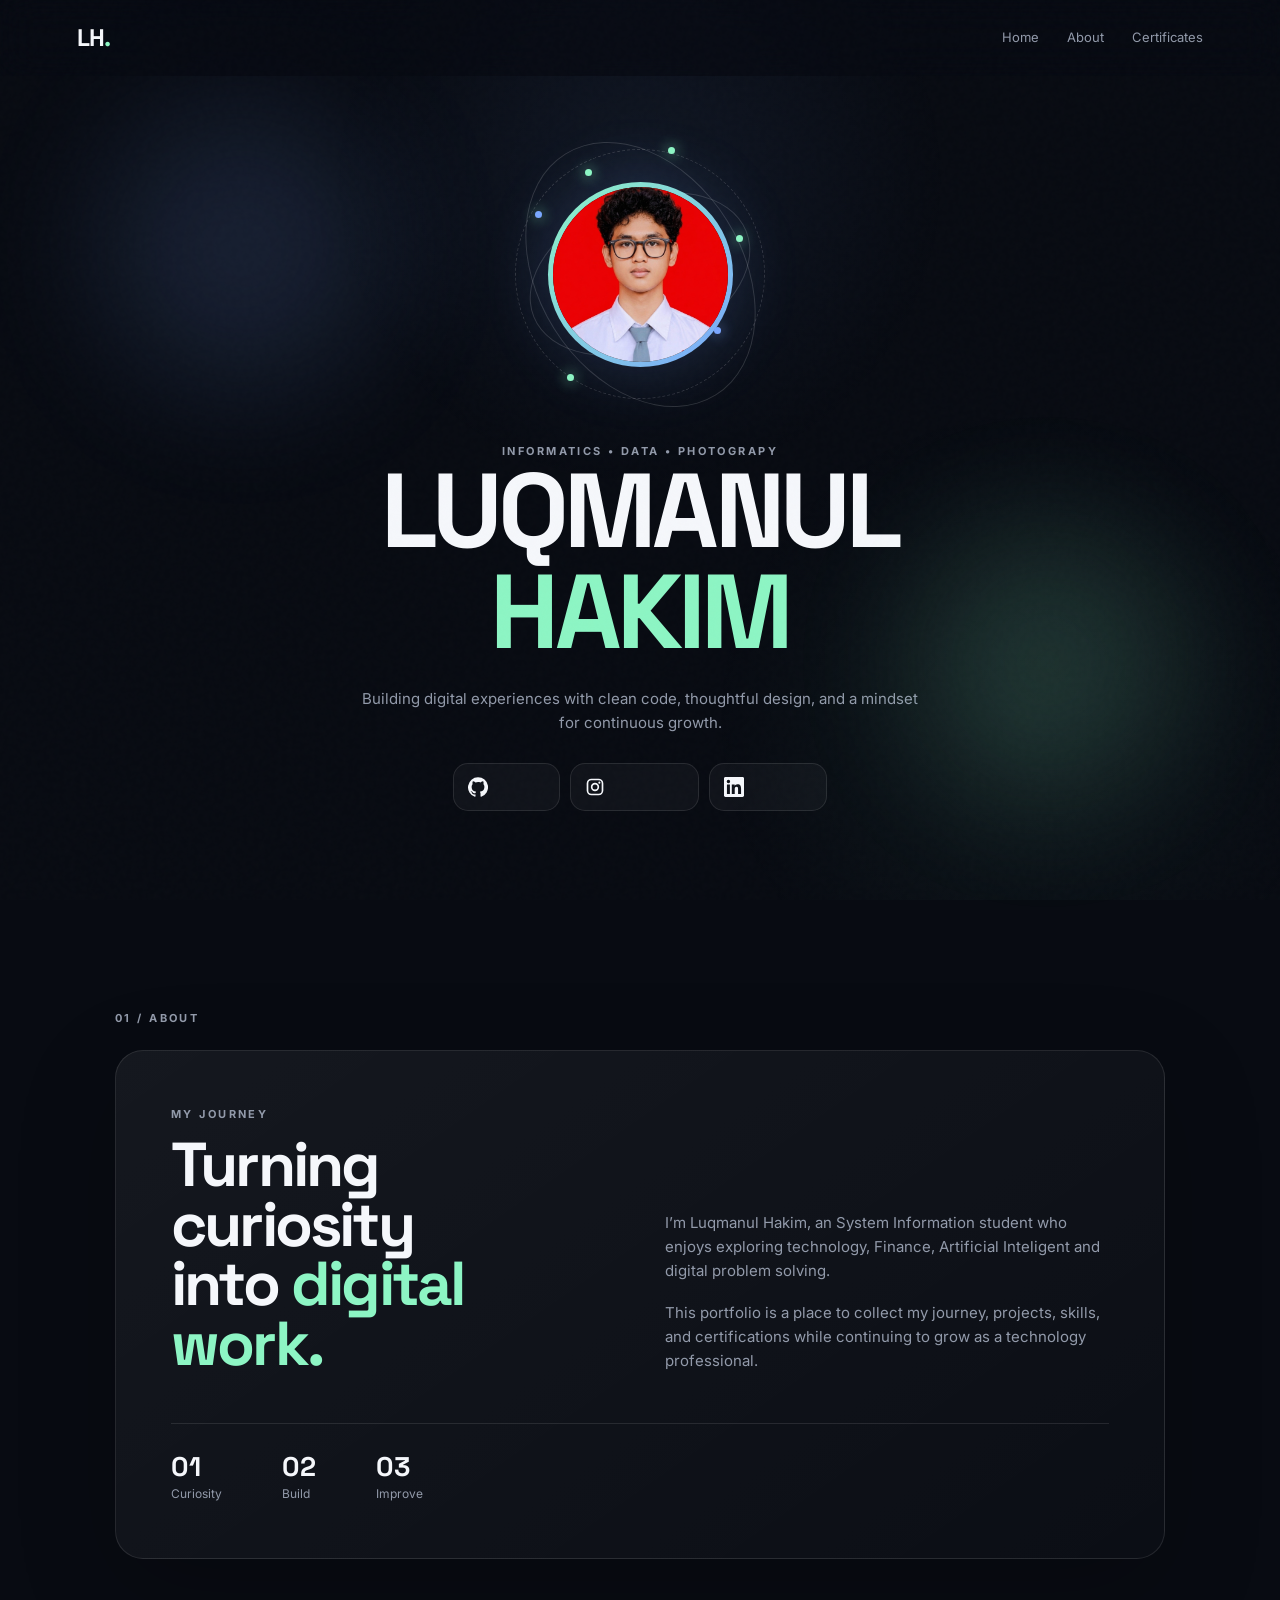
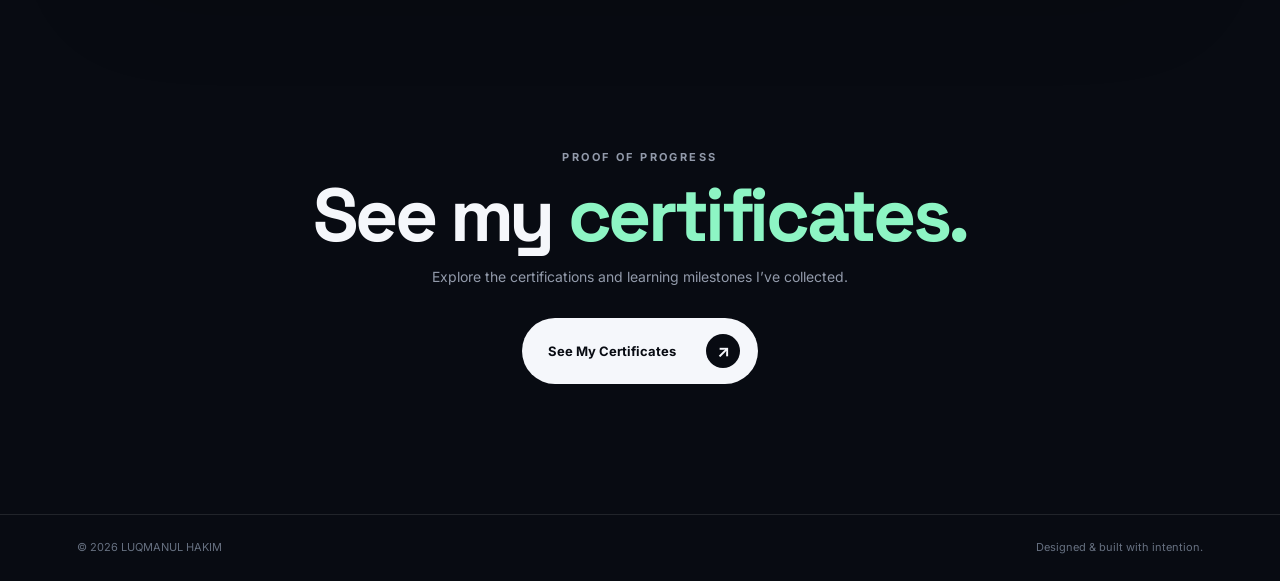
<file: index.html>
<!DOCTYPE html>
<html lang="id">
<head>
  <meta charset="UTF-8">
  <meta name="viewport" content="width=device-width, initial-scale=1.0">
  <meta name="theme-color" content="#080b12">
  <meta name="description" content="Portfolio website Luqmanul Hakim — Developer & Creative.">
  <title>LUQMANUL HAKIM — Portfolio</title>
  <link rel="preconnect" href="https://fonts.googleapis.com">
  <link rel="preconnect" href="https://fonts.gstatic.com" crossorigin>
  <link href="https://fonts.googleapis.com/css2?family=Inter:wght@400;500;600;700;800&family=Space+Grotesk:wght@500;600;700&display=swap" rel="stylesheet">
  <link rel="stylesheet" href="style.css">
</head>
<body>
  <div class="noise"></div>
  <header class="topbar">
    <a class="brand" href="#home">LH<span>.</span></a>
    <nav>
      <a href="#home">Home</a>
      <a href="#about">About</a>
      <a href="certificates.html">Certificates</a>
    </nav>
  </header>

  <main id="home">
    <section class="hero">
      <div class="hero-glow glow-one"></div>
      <div class="hero-glow glow-two"></div>

      <div class="profile-wrap reveal">
        <div class="orbit orbit-one"></div>
        <div class="orbit orbit-two"></div>
        <div class="orbit orbit-three"></div>
        <span class="particle p1"></span><span class="particle p2"></span>
        <span class="particle p3"></span><span class="particle p4"></span>
        <span class="particle p5"></span><span class="particle p6"></span>

        <div class="profile-photo">
          <img src="assets/profile.jpg" alt="Foto formal Luqmanul Hakim">
        </div>
      </div>

      <div class="hero-content reveal">
        <p class="eyebrow">INFORMATICS • DATA • PHOTOGRAPY</p>
        <h1>LUQMANUL<br><span>HAKIM</span></h1>
        <p class="hero-copy">Building digital experiences with clean code, thoughtful design, and a mindset for continuous growth.</p>

        <div class="socials" aria-label="Social media">
          <a class="social" href="https://github.com/akimmstar" target="_blank" rel="noopener" aria-label="GitHub">
            <span class="social-icon" aria-hidden="true">
              <svg viewBox="0 0 24 24" role="img"><path d="M12 .297a12 12 0 0 0-3.79 23.385c.6.113.82-.26.82-.577v-2.234c-3.338.726-4.042-1.416-4.042-1.416-.546-1.387-1.333-1.757-1.333-1.757-1.089-.745.084-.73.084-.73 1.205.085 1.839 1.237 1.839 1.237 1.07 1.834 2.807 1.304 3.492.997.108-.775.418-1.304.762-1.604-2.665-.304-5.466-1.332-5.466-5.931 0-1.31.469-2.381 1.236-3.221-.124-.303-.535-1.523.117-3.176 0 0 1.008-.322 3.3 1.23a11.5 11.5 0 0 1 3.004-.404c1.02.005 2.047.138 3.004.404 2.291-1.552 3.297-1.23 3.297-1.23.653 1.653.242 2.873.118 3.176.77.84 1.235 1.911 1.235 3.221 0 4.61-2.805 5.624-5.475 5.921.43.371.823 1.102.823 2.222v3.293c0 .32.216.694.825.576A12 12 0 0 0 12 .297"/></svg>
            </span><span class="social-name">GitHub</span>
          </a>
          <a class="social" href="https://www.instagram.com/luqmanulhkym_?igsh=N2U4NmZ3azhbjdj" target="_blank" rel="noopener" aria-label="Instagram">
            <span class="social-icon" aria-hidden="true">
              <svg viewBox="0 0 24 24" role="img"><path d="M7.8 2h8.4A5.8 5.8 0 0 1 22 7.8v8.4a5.8 5.8 0 0 1-5.8 5.8H7.8A5.8 5.8 0 0 1 2 16.2V7.8A5.8 5.8 0 0 1 7.8 2zm-.2 2A3.6 3.6 0 0 0 4 7.6v8.8A3.6 3.6 0 0 0 7.6 20h8.8a3.6 3.6 0 0 0 3.6-3.6V7.6A3.6 3.6 0 0 0 16.4 4H7.6zm9.65 1.5a1.25 1.25 0 1 1 0 2.5 1.25 1.25 0 0 1 0-2.5zM12 7a5 5 0 1 1 0 10 5 5 0 0 1 0-10zm0 2a3 3 0 1 0 0 6 3 3 0 0 0 0-6z"/></svg>
            </span><span class="social-name">Instagram</span>
          </a>
          <a class="social" href="#" target="_blank" rel="noopener" aria-label="LinkedIn">
            <span class="social-icon" aria-hidden="true">
              <svg viewBox="0 0 24 24" role="img"><path d="M20.45 20.45h-3.56v-5.57c0-1.33-.03-3.04-1.85-3.04-1.85 0-2.14 1.45-2.14 2.95v5.66H9.34V8.99h3.42v1.56h.05c.48-.9 1.64-1.85 3.38-1.85 3.61 0 4.28 2.38 4.28 5.47v6.28zM5.32 7.43a2.07 2.07 0 1 1 0-4.14 2.07 2.07 0 0 1 0 4.14zM7.1 20.45H3.54V8.99H7.1v11.46zM22.23 0H1.77C.79 0 0 .77 0 1.72v20.56C0 23.23.79 24 1.77 24h20.46c.98 0 1.77-.77 1.77-1.72V1.72C24 .77 23.21 0 22.23 0z"/></svg>
            </span><span class="social-name">LinkedIn</span>
          </a>
        </div>
      </div>
    </section>

    <section id="about" class="about section reveal">
      <div class="section-label">01 / ABOUT</div>
      <div class="about-card">
        <div>
          <p class="mini-title">MY JOURNEY</p>
          <h2>Turning curiosity<br>into <span>digital work.</span></h2>
        </div>
        <div class="about-text">
          <p>I’m Luqmanul Hakim, an System Information student who enjoys exploring technology, Finance, Artificial Inteligent and digital problem solving.</p>
          <p>This portfolio is a place to collect my journey, projects, skills, and certifications while continuing to grow as a technology professional.</p>
        </div>
        <div class="about-stats">
          <div><strong>01</strong><span>Curiosity</span></div>
          <div><strong>02</strong><span>Build</span></div>
          <div><strong>03</strong><span>Improve</span></div>
        </div>
      </div>
    </section>

    <section class="cta section reveal">
      <p class="eyebrow">PROOF OF PROGRESS</p>
      <h2>See my <span>certificates.</span></h2>
      <p>Explore the certifications and learning milestones I’ve collected.</p>
      <a class="primary-btn" href="certificates.html"><span>See My Certificates</span><b>↗</b></a>
    </section>
  </main>

  <footer>
    <span>© 2026 LUQMANUL HAKIM</span>
    <span>Designed & built with intention.</span>
  </footer>
  <script src="script.js"></script>
</body>
</html>
</file>
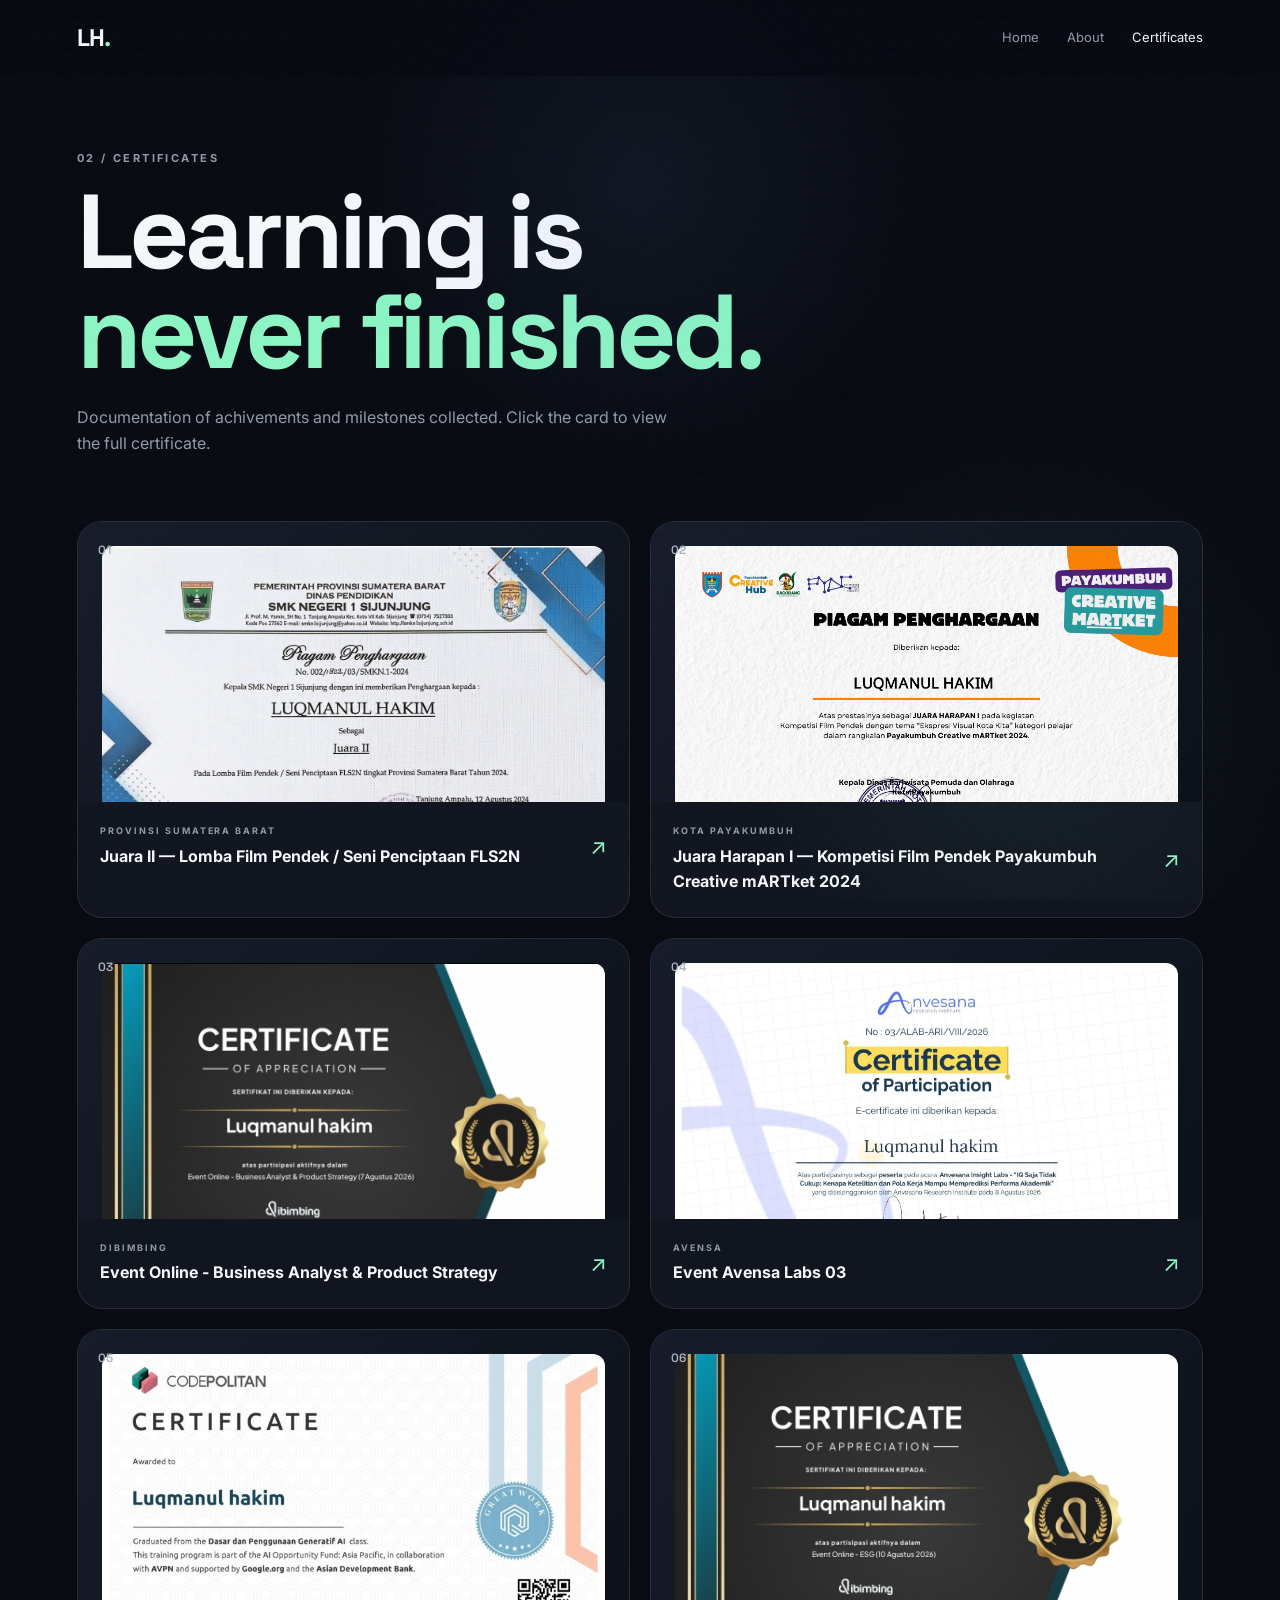
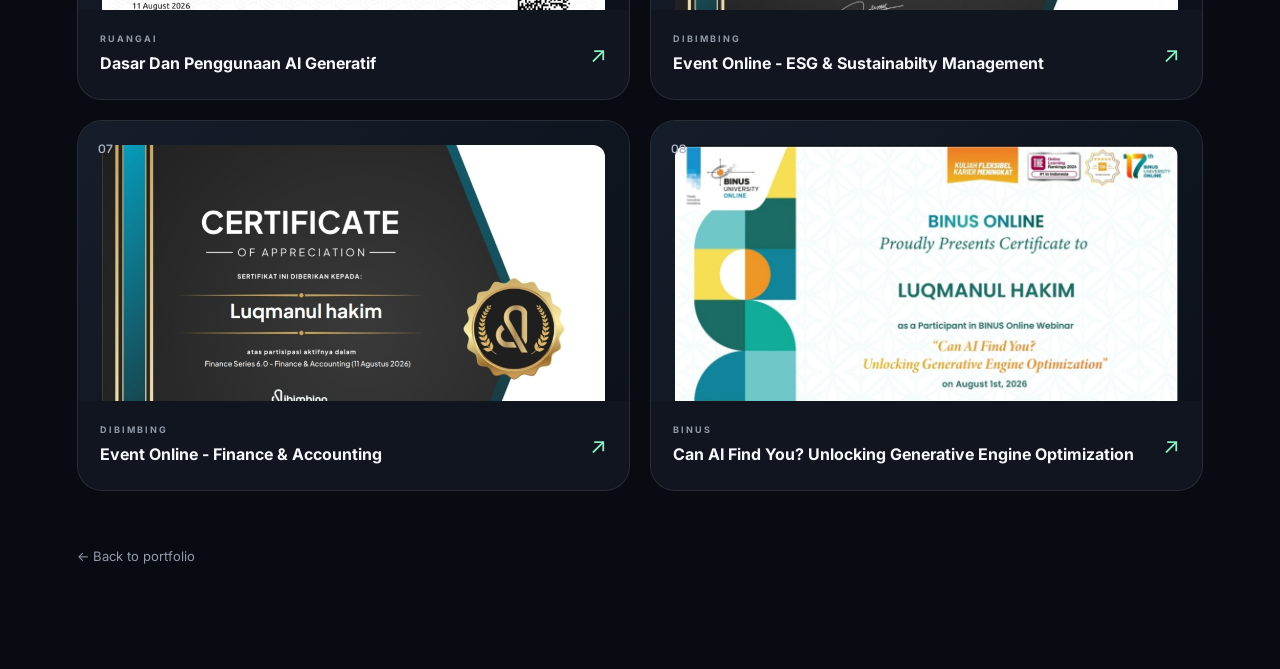
<file: certificates.html>
<!DOCTYPE html>
<html lang="id">
<head>
  <meta charset="UTF-8">
  <meta name="viewport" content="width=device-width, initial-scale=1.0">
  <meta name="theme-color" content="#080b12">
  <title>Certificates — LUQMANUL HAKIM</title>
  <link rel="preconnect" href="https://fonts.googleapis.com">
  <link rel="preconnect" href="https://fonts.gstatic.com" crossorigin>
  <link href="https://fonts.googleapis.com/css2?family=Inter:wght@400;500;600;700;800&family=Space+Grotesk:wght@500;600;700&display=swap" rel="stylesheet">
  <link rel="stylesheet" href="style.css">
</head>
<body>
  <div class="noise"></div>
  <header class="topbar">
    <a class="brand" href="index.html">LH<span>.</span></a>
    <nav><a href="index.html#home">Home</a><a href="index.html#about">About</a><a class="active" href="certificates.html">Certificates</a></nav>
  </header>

  <main class="cert-page">
    <section class="cert-hero reveal">
      <p class="eyebrow">02 / CERTIFICATES</p>
      <h1>Learning is<br><span>never finished.</span></h1>
      <p>Documentation of achivements and milestones collected. Click the card to view the full certificate.</p>
    </section>


    <section class="certificate-grid" id="certificateGrid" aria-label="Daftar sertifikat"></section>

    <a class="back-link" href="index.html">← Back to portfolio</a>
  </main>

  <div class="modal" id="certModal" aria-hidden="true">
    <div class="modal-backdrop"></div>
    <div class="modal-box">
      <button class="modal-close" aria-label="Close">×</button>
      <img id="modalImage" alt="Certificate preview">
      <div class="modal-fallback" id="modalFallback"><span>CERTIFICATE PREVIEW</span><small>Pastikan file sertifikat tersedia di folder assets.</small></div>
      <h3 id="modalTitle"></h3>
    </div>
  </div>
  <script src="script.js"></script>
</body>
</html>
</file>
<file: style.css>
:root{
  --bg:#080b12;--surface:#10151f;--surface2:#151c28;--text:#f5f7fb;--muted:#929aaa;
  --line:rgba(255,255,255,.1);--accent:#8df5c4;--accent2:#7aa7ff;--radius:28px;
}
*{box-sizing:border-box;margin:0;padding:0}
html{scroll-behavior:smooth}
body{font-family:Inter,system-ui,sans-serif;background:var(--bg);color:var(--text);overflow-x:hidden;line-height:1.6}
body:before{content:"";position:fixed;inset:0;background:radial-gradient(circle at 50% 20%,rgba(122,167,255,.08),transparent 32%),radial-gradient(circle at 80% 80%,rgba(141,245,196,.06),transparent 25%);pointer-events:none}
.noise{position:fixed;inset:0;opacity:.035;pointer-events:none;z-index:20;background-image:url("data:image/svg+xml,%3Csvg viewBox='0 0 180 180' xmlns='http://www.w3.org/2000/svg'%3E%3Cfilter id='n'%3E%3CfeTurbulence type='fractalNoise' baseFrequency='.9' numOctaves='4' stitchTiles='stitch'/%3E%3C/filter%3E%3Crect width='100%25' height='100%25' filter='url(%23n)' opacity='.5'/%3E%3C/svg%3E")}
a{color:inherit;text-decoration:none}
.topbar{position:fixed;top:0;left:0;right:0;height:76px;display:flex;align-items:center;justify-content:space-between;padding:0 clamp(22px,6vw,90px);border-bottom:1px solid transparent;background:rgba(8,11,18,.72);backdrop-filter:blur(18px);z-index:10}
.brand{font:700 24px "Space Grotesk";letter-spacing:-1px}.brand span{color:var(--accent)}
nav{display:flex;gap:28px}nav a{font-size:13px;color:var(--muted);transition:.25s}nav a:hover,nav a.active{color:var(--text)}
.hero{min-height:100svh;padding:120px 22px 70px;display:flex;flex-direction:column;align-items:center;justify-content:center;position:relative;text-align:center}
.hero-glow{position:absolute;border-radius:50%;filter:blur(70px);opacity:.14;pointer-events:none}.glow-one{width:280px;height:280px;background:var(--accent2);top:12%;left:8%}.glow-two{width:260px;height:260px;background:var(--accent);bottom:12%;right:8%}
.profile-wrap{width:270px;height:270px;position:relative;margin-bottom:34px;display:grid;place-items:center}
.profile-photo{width:185px;height:185px;border-radius:50%;padding:5px;background:linear-gradient(135deg,var(--accent),var(--accent2));box-shadow:0 0 70px rgba(122,167,255,.2);position:relative;z-index:2;overflow:hidden}
.profile-photo img{display:block;width:100%;height:100%;border-radius:50%;object-fit:cover;object-position:center 34%;background:#111}
.social-icon{min-width:24px;width:24px;height:24px;display:grid;place-items:center;font-weight:800;font-size:15px;text-align:center;transition:transform .45s}.social-icon svg{width:20px;height:20px;fill:currentColor;display:block}.social:hover .social-icon,.social.open .social-icon{transform:translateX(-3px)}
.orbit{position:absolute;border:1px solid rgba(255,255,255,.15);border-radius:50%;transform:rotate(-22deg);animation:spin 10s linear infinite}
.orbit-one{width:230px;height:150px}.orbit-two{width:285px;height:205px;transform:rotate(58deg);animation-duration:14s}.orbit-three{width:250px;height:250px;border-style:dashed;animation-duration:20s}
.particle{position:absolute;width:7px;height:7px;border-radius:50%;background:var(--accent);box-shadow:0 0 14px var(--accent);z-index:3}
.p1{top:30px;left:80px}.p2{right:32px;top:96px}.p3{bottom:28px;left:62px}.p4{bottom:75px;right:54px;background:var(--accent2);box-shadow:0 0 14px var(--accent2)}.p5{top:72px;left:30px;background:var(--accent2)}.p6{right:100px;top:8px}
@keyframes spin{to{transform:rotate(338deg)}}
.hero-content{max-width:850px}.eyebrow,.mini-title,.section-label,.certificate-info p{font-size:11px;font-weight:700;letter-spacing:.22em;color:var(--muted)}
h1,h2{font-family:"Space Grotesk",sans-serif;line-height:.96;letter-spacing:-.045em}
.hero h1{font-size:clamp(50px,9vw,105px)}h1 span,h2 span{color:var(--accent)}
.hero-copy{max-width:560px;margin:24px auto 28px;color:var(--muted);font-size:15px}
.socials{display:flex;justify-content:center;gap:10px}.social{height:48px;min-width:48px;display:flex;align-items:center;overflow:hidden;border:1px solid var(--line);background:rgba(255,255,255,.035);border-radius:15px;padding:0 12px;transition:width .45s cubic-bezier(.2,.8,.2,1),background .25s,border-color .25s}.social:hover,.social:focus-visible,.social.open{min-width:145px;background:rgba(255,255,255,.08);border-color:rgba(141,245,196,.35)}
.social-name{white-space:nowrap;opacity:0;transform:translateX(18px);margin-left:5px;transition:.45s}.social:hover .social-name,.social.open .social-name{opacity:1;transform:translateX(0)}
.section{width:min(1050px,calc(100% - 44px));margin:auto}.about{padding:110px 0}.about-card{margin-top:22px;border:1px solid var(--line);border-radius:var(--radius);padding:clamp(25px,5vw,55px);background:linear-gradient(145deg,rgba(255,255,255,.055),rgba(255,255,255,.015));display:grid;grid-template-columns:1fr 1fr;gap:50px;box-shadow:0 30px 100px rgba(0,0,0,.2)}
.about-card h2{font-size:clamp(38px,5vw,62px);margin-top:12px}.about-text{color:var(--muted);font-size:15px;align-self:end}.about-text p+p{margin-top:18px}.about-stats{grid-column:1/-1;display:flex;border-top:1px solid var(--line);padding-top:25px;gap:60px}.about-stats div{display:flex;flex-direction:column}.about-stats strong{font:700 27px "Space Grotesk"}.about-stats span{font-size:12px;color:var(--muted)}
.cta{text-align:center;padding:80px 0 130px}.cta h2{font-size:clamp(44px,7vw,75px);margin:12px 0 15px}.cta>p:not(.eyebrow){color:var(--muted);font-size:14px}.primary-btn{display:inline-flex;align-items:center;gap:30px;margin-top:30px;border:1px solid var(--line);background:var(--text);color:#080b12;border-radius:100px;padding:15px 17px 15px 25px;font-weight:700;font-size:13px;transition:.3s}.primary-btn b{width:34px;height:34px;display:grid;place-items:center;border-radius:50%;background:#080b12;color:var(--text);font-size:17px}.primary-btn:hover{transform:translateY(-3px);box-shadow:0 15px 40px rgba(255,255,255,.1)}
footer{border-top:1px solid var(--line);padding:24px clamp(22px,6vw,90px);display:flex;justify-content:space-between;color:#667080;font-size:11px}
.reveal{opacity:0;transform:translateY(35px);transition:opacity .8s ease,transform .8s cubic-bezier(.2,.7,.2,1)}.reveal.visible{opacity:1;transform:none}
.cert-page{padding:150px clamp(22px,6vw,90px) 100px;max-width:1300px;margin:auto}.cert-hero{max-width:760px;margin-bottom:65px}.cert-hero h1{font-size:clamp(55px,9vw,105px);margin:14px 0 22px}.cert-hero>p:last-child{color:var(--muted);max-width:600px}
.certificate-grid{display:grid;grid-template-columns:repeat(2,1fr);gap:20px}.certificate-card{border:1px solid var(--line);border-radius:25px;overflow:hidden;background:var(--surface);cursor:pointer;transition:.35s}.certificate-card:hover{transform:translateY(-6px);border-color:rgba(141,245,196,.35)}
.certificate-preview{height:280px;position:relative;padding:24px;background:linear-gradient(135deg,#161d2a,#0c111a);display:grid;place-items:center;overflow:hidden}.certificate-preview>span{position:absolute;top:20px;left:20px;color:#aab2c0;font:600 12px "Space Grotesk";z-index:2}.certificate-thumb{width:100%;height:100%;object-fit:contain;border-radius:12px;filter:saturate(.96);transition:transform .45s ease}.certificate-card:hover .certificate-thumb{transform:scale(1.025)}.certificate-info{padding:22px;display:flex;justify-content:space-between;align-items:center}.certificate-info p{font-size:9px;margin-bottom:5px}.certificate-info h3{font-size:16px}.arrow{font-size:22px;color:var(--accent)}.back-link{display:inline-block;margin-top:55px;color:var(--muted);font-size:13px}.back-link:hover{color:var(--text)}
.modal{position:fixed;inset:0;display:none;place-items:center;z-index:30}.modal.show{display:grid}.modal-backdrop{position:absolute;inset:0;background:#000b;backdrop-filter:blur(10px)}.modal-box{position:relative;width:min(900px,90vw);max-height:90vh;background:var(--surface);border:1px solid var(--line);border-radius:25px;padding:18px;z-index:1;overflow:auto}.modal-box img{width:100%;max-height:65vh;object-fit:contain;border-radius:14px;display:none}.modal-box img.loaded{display:block}.modal-fallback{min-height:450px;display:flex;flex-direction:column;justify-content:center;align-items:center;border:1px dashed #394353;border-radius:14px;color:var(--muted);text-align:center;gap:8px}.modal-fallback span{font:700 28px "Space Grotesk";color:var(--text)}.modal-close{position:absolute;right:28px;top:28px;width:38px;height:38px;border:0;border-radius:50%;background:#0009;color:white;font-size:25px;z-index:2;cursor:pointer}.modal-box h3{padding:18px 5px 5px}
@media(max-width:700px){.topbar{height:65px}.topbar nav{gap:14px}.topbar nav a{font-size:11px}.profile-wrap{transform:scale(.88);margin-bottom:8px}.hero{padding-top:95px}.hero h1{font-size:53px}.socials{gap:7px}.social{height:45px;padding:0 10px}.social:hover,.social:focus-visible,.social.open{min-width:125px}.about-card{grid-template-columns:1fr;gap:28px}.about-stats{gap:30px}.certificate-grid{grid-template-columns:1fr}.certificate-preview{height:230px}.cert-page{padding-top:110px}footer{flex-direction:column;gap:7px}}
@media(prefers-reduced-motion:reduce){*,*::before,*::after{scroll-behavior:auto!important;animation:none!important;transition:none!important}}
</file>
